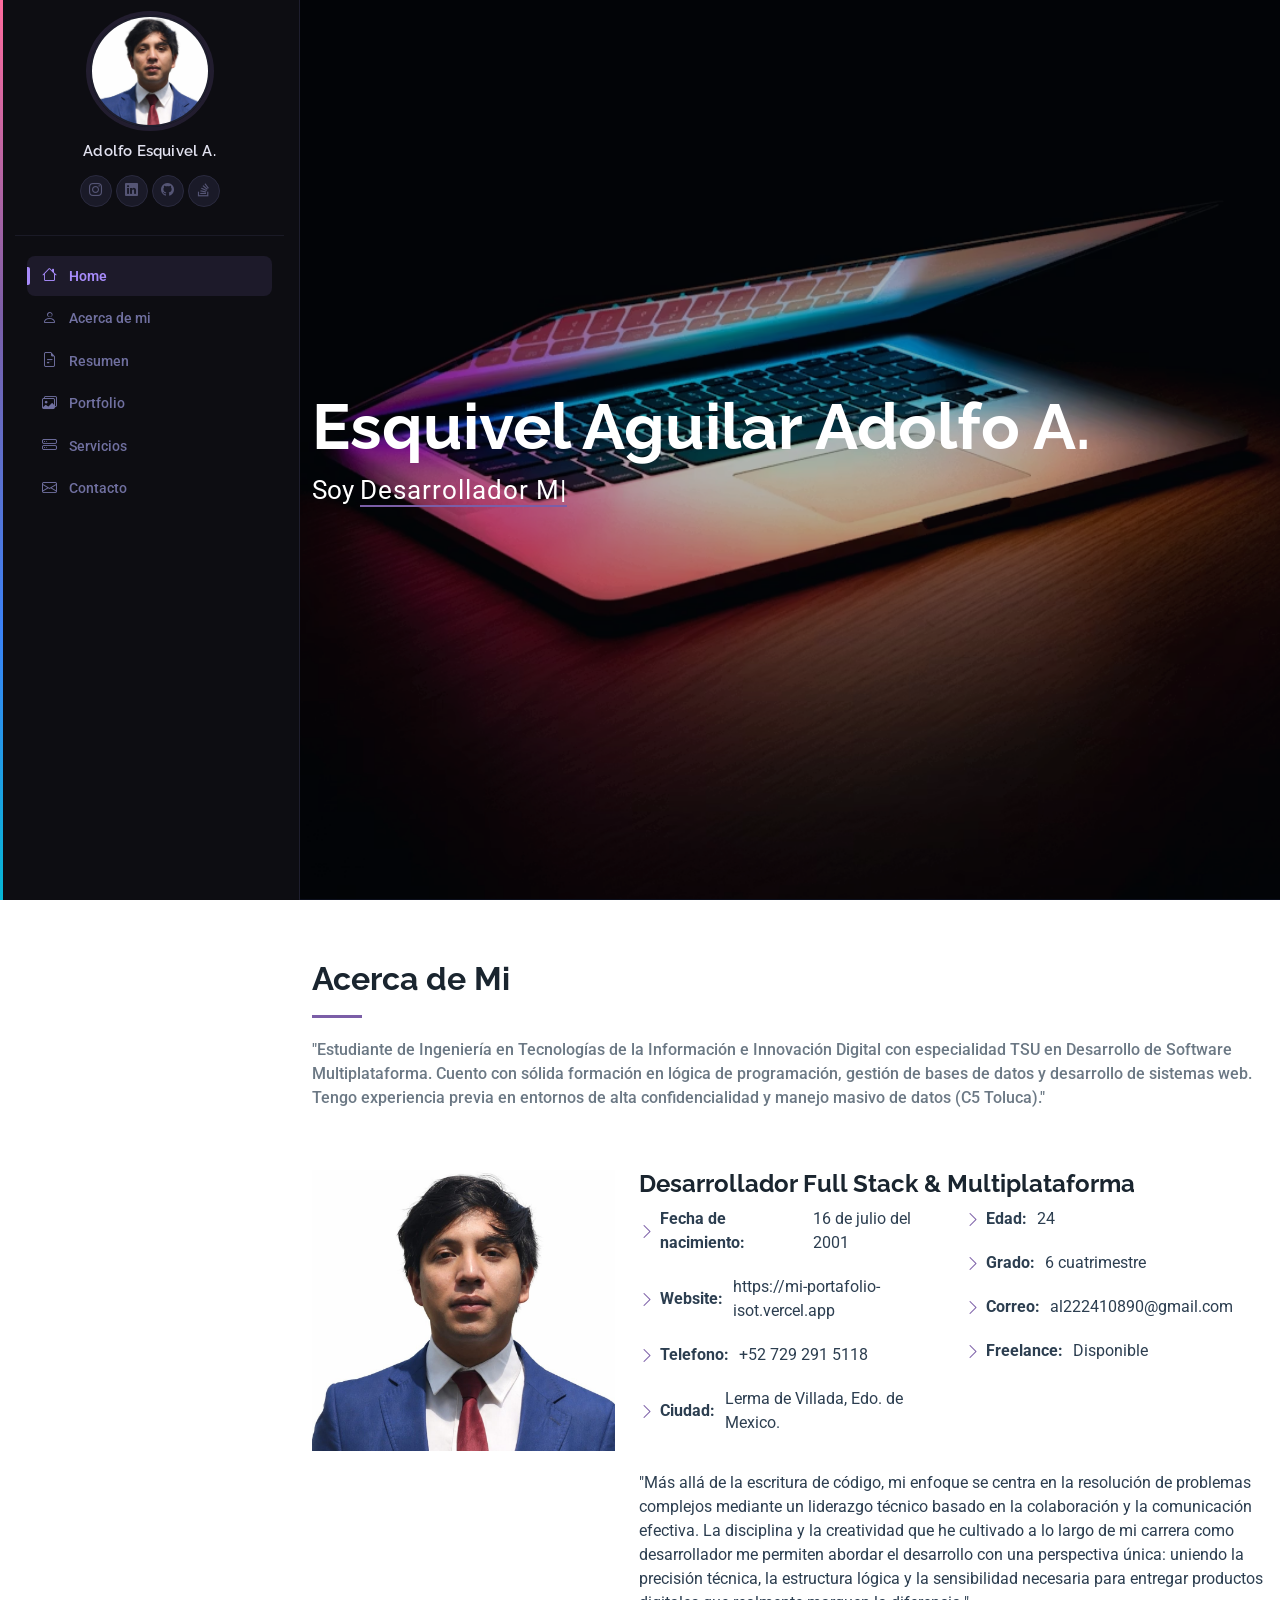
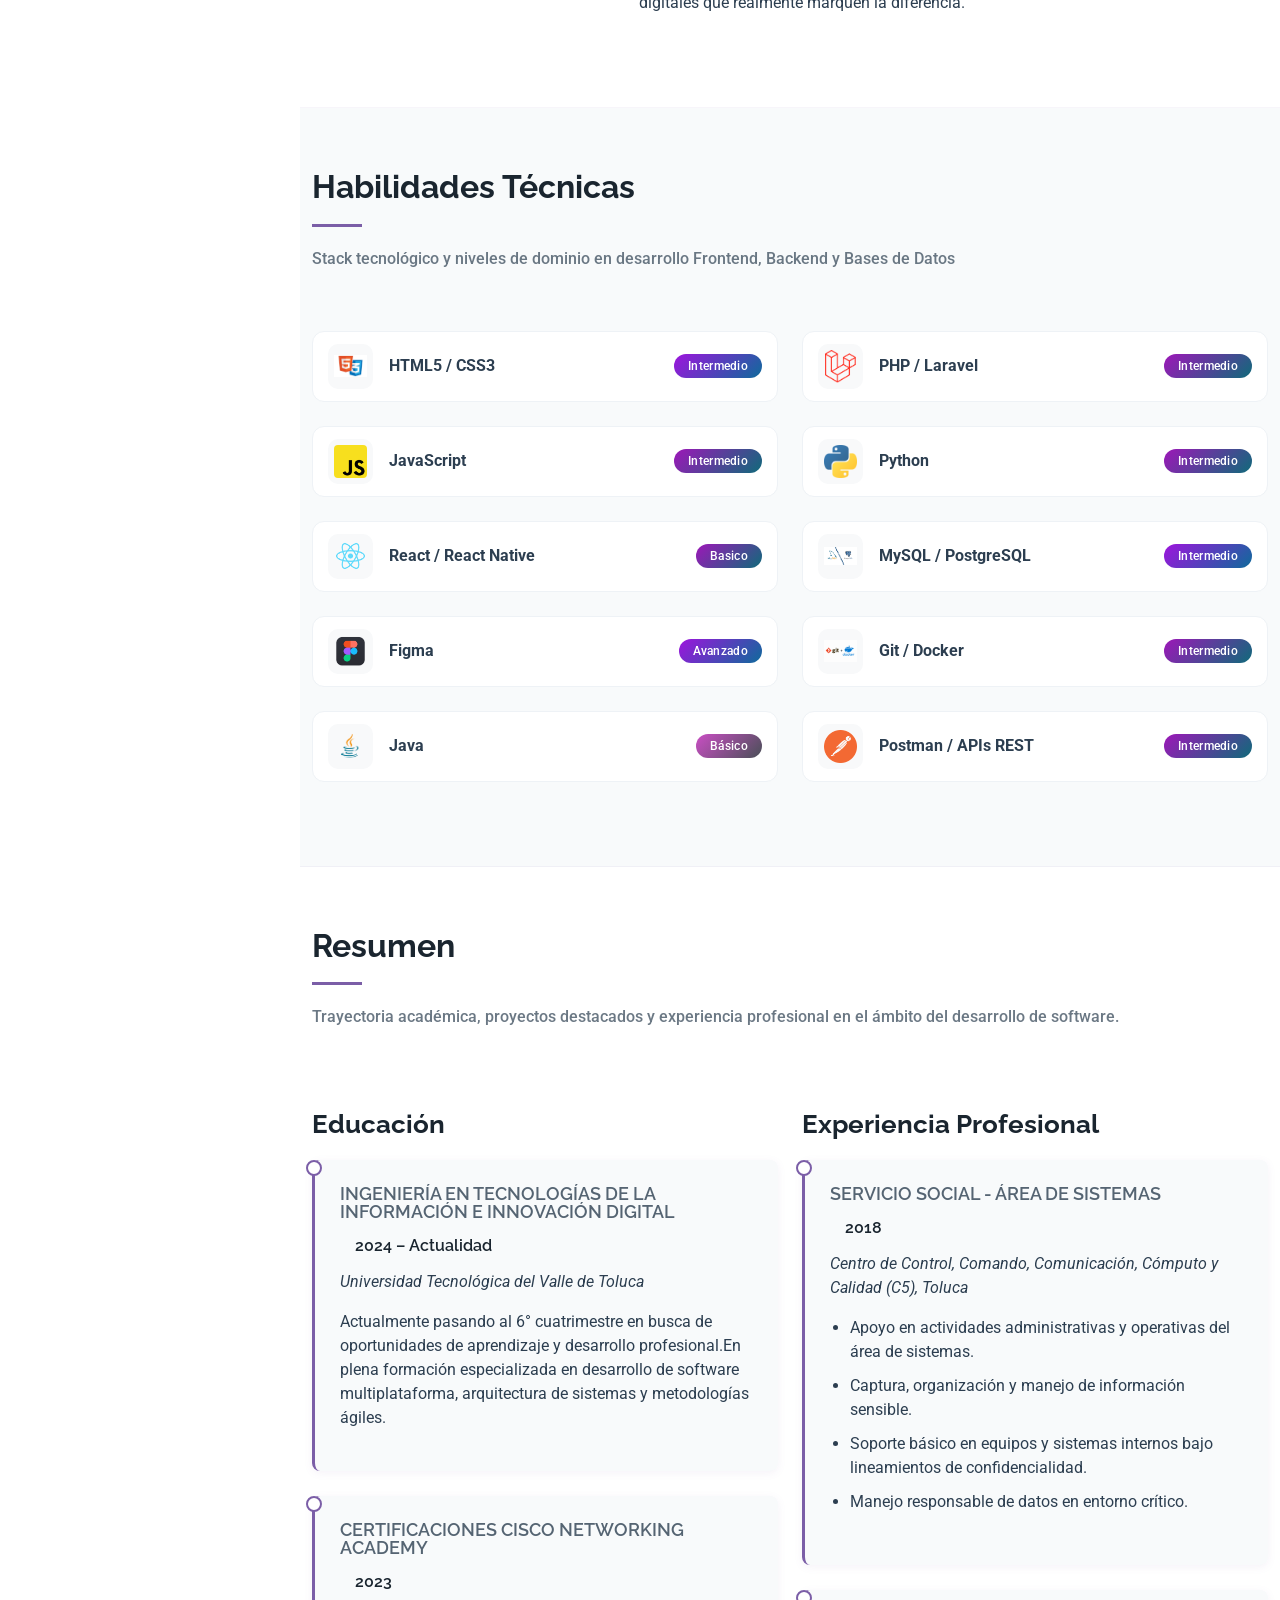
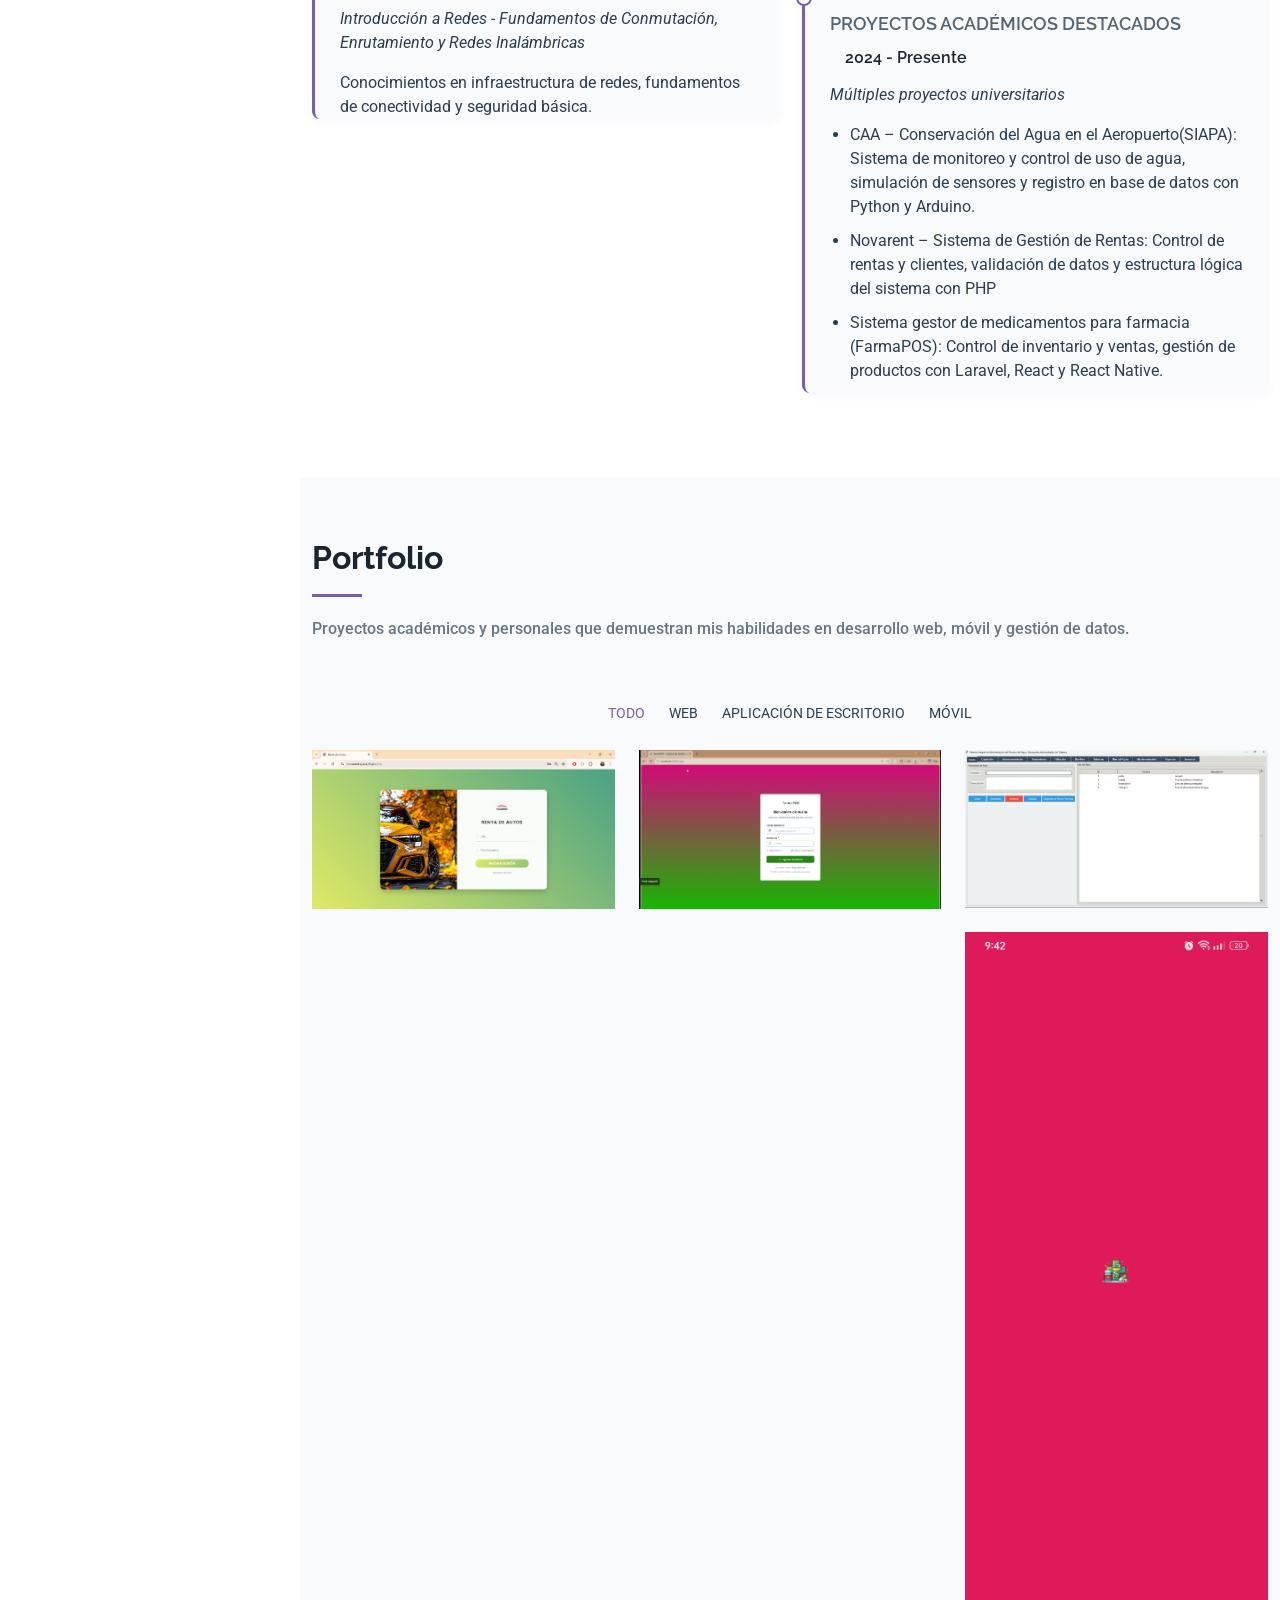
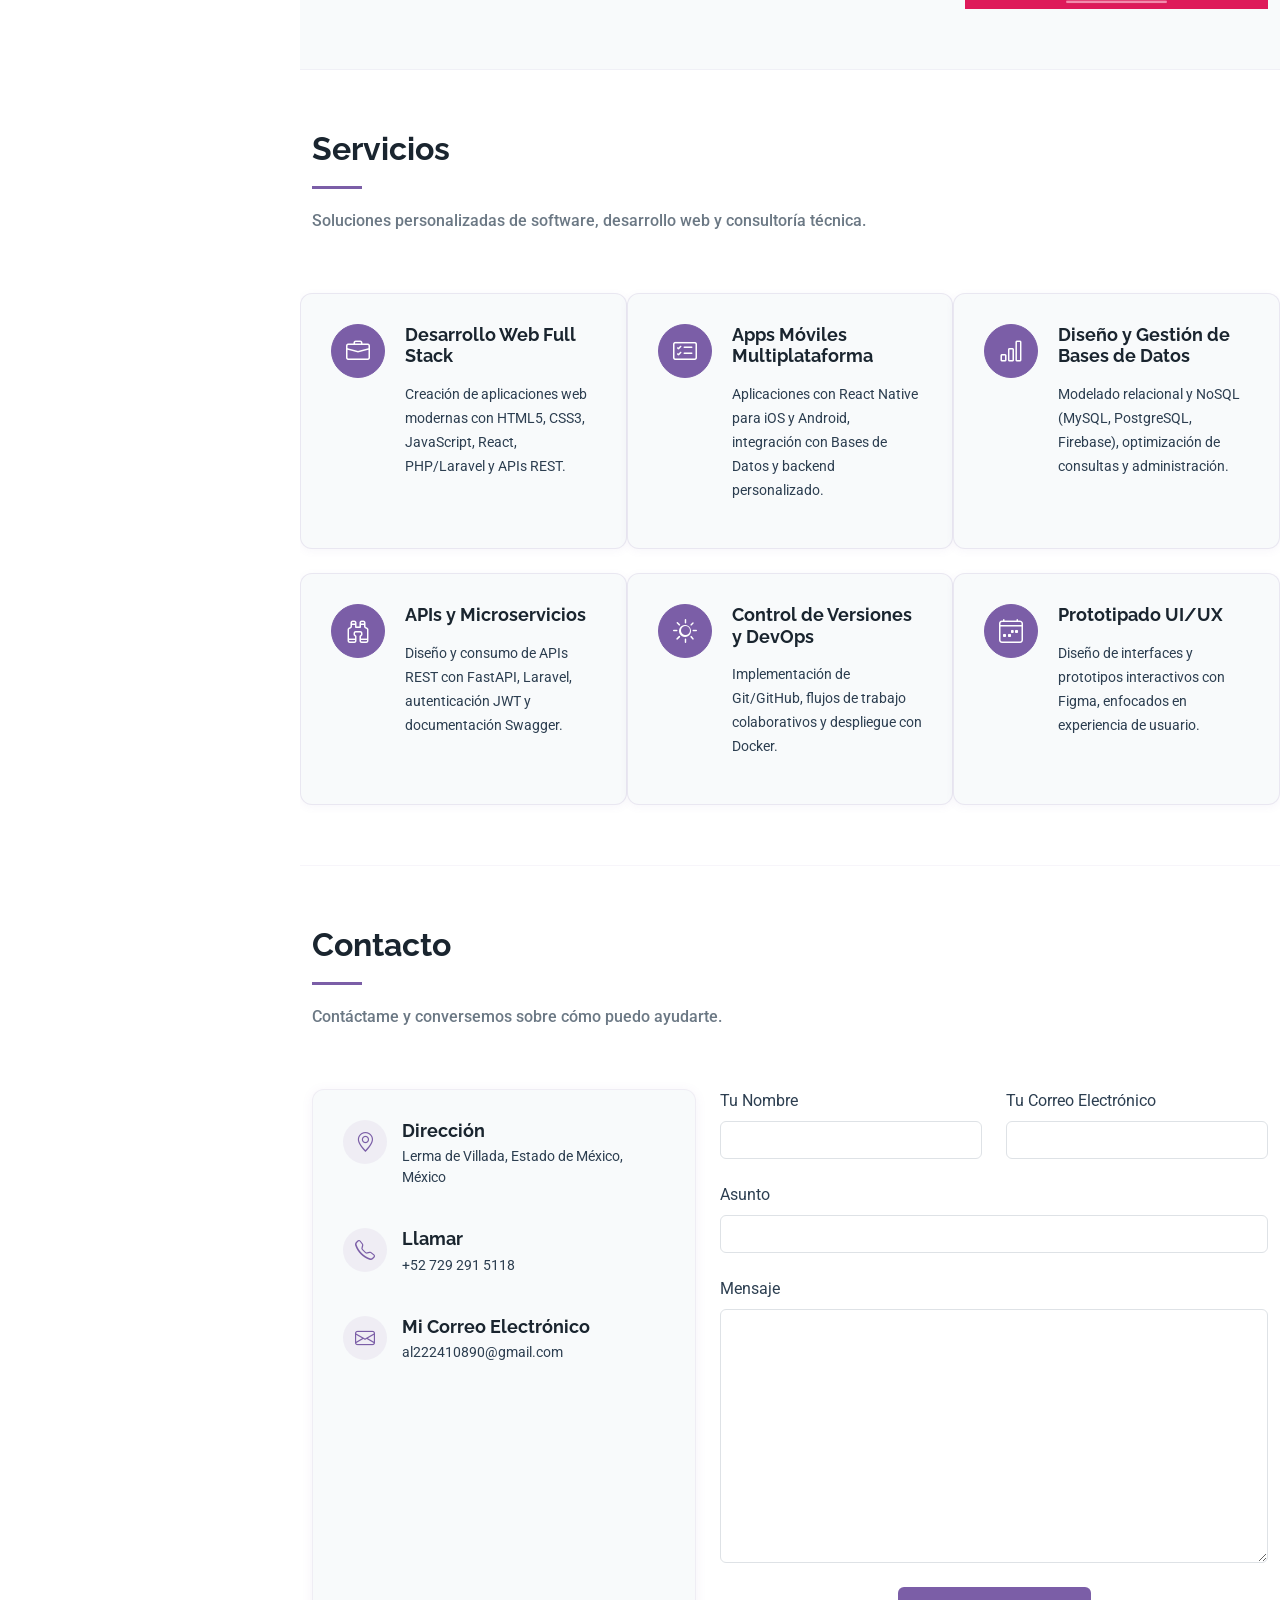
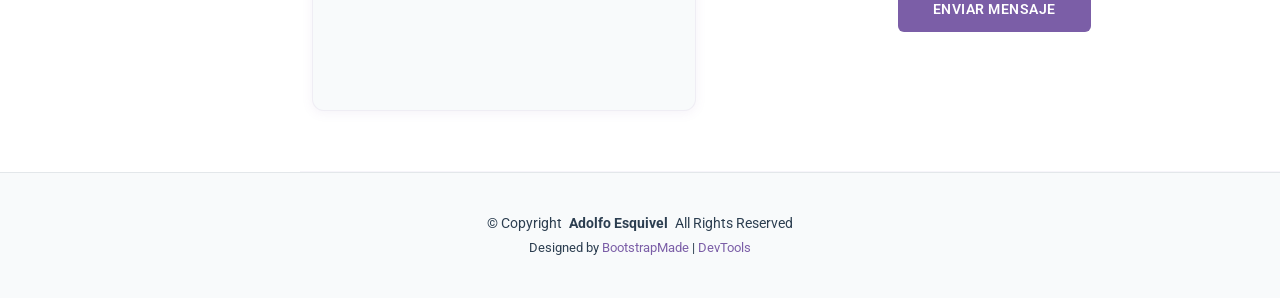
<file: iPortfolio/index.html>
<!DOCTYPE html>
<html lang="en">

<head>
  <meta charset="utf-8">
  <meta content="width=device-width, initial-scale=1.0" name="viewport">
  <title>Adolfo A. Esquivel - Portafolio</title>
  <meta content="" name="description">
  <meta content="" name="keywords">

  <!-- Favicons -->
  <link href="assets/img/image.png" rel="icon">
  <link href="assets/img/apple-touch-icon.png" rel="apple-touch-icon">

  <!-- Fonts -->
  <link href="https://fonts.googleapis.com" rel="preconnect">
  <link href="https://fonts.gstatic.com" rel="preconnect" crossorigin>
  <link
    href="https://fonts.googleapis.com/css2?family=Roboto:ital,wght@0,100;0,300;0,400;0,500;0,700;0,900;1,100;1,300;1,400;1,500;1,700;1,900&family=Poppins:ital,wght@0,100;0,200;0,300;0,400;0,500;0,600;0,700;0,800;0,900;1,100;1,200;1,300;1,400;1,500;1,600;1,700;1,800;1,900&family=Raleway:ital,wght@0,100;0,200;0,300;0,400;0,500;0,600;0,700;0,800;0,900;1,100;1,200;1,300;1,400;1,500;1,600;1,700;1,800;1,900&display=swap"
    rel="stylesheet">

  <!-- Vendor CSS Files -->
  <link href="assets/vendor/bootstrap/css/bootstrap.min.css" rel="stylesheet">
  <link href="assets/vendor/bootstrap-icons/bootstrap-icons.css" rel="stylesheet">
  <link href="assets/vendor/aos/aos.css" rel="stylesheet">
  <link href="assets/vendor/glightbox/css/glightbox.min.css" rel="stylesheet">
  <link href="assets/vendor/swiper/swiper-bundle.min.css" rel="stylesheet">

  <!-- Main CSS File -->
  <link href="assets/css/main.css" rel="stylesheet">

  <!-- =======================================================
  * Template Name: iPortfolio
  * Template URL: https://bootstrapmade.com/iportfolio-bootstrap-portfolio-websites-template/
  * Updated: Jun 29 2024 with Bootstrap v5.3.3
  * Author: BootstrapMade.com
  * License: https://bootstrapmade.com/license/
  ======================================================== -->
</head>

<body class="index-page">

  <header id="header" class="header dark-background d-flex flex-column">
    <i class="header-toggle d-xl-none bi bi-list"></i>

    <div class="profile-img">
      <img src="assets/img/my-profile-img.jpeg" alt="" class="img-fluid rounded-circle">
    </div>

    <a href="index.html" class="logo d-flex align-items-center justify-content-center">
      <!-- Uncomment the line below if you also wish to use an image logo -->
      <!-- <img src="assets/img/logo.png" alt=""> -->
      <h1 class="sitename">Adolfo Esquivel A.</h1>
    </a>

    <div class="social-links text-center">
      <a href="https://www.instagram.com/angel.esqu.es/" class="instagram"><i class="bi bi-instagram"></i></a>
      <a href="https://www.linkedin.com/in/esquivel-%C3%A1guilar-adolfo-a-69b175354" class="linkedin"><i
          class="bi bi-linkedin"></i></a>
      <a href="https://github.com/angel-moviles" class="github"><i class="bi bi-github"></i></a>
      <a href="https://stackoverflow.com/users/32650673/esquivel-%c3%81guilar-adolfo-a" class="stack-overflow"><i
          class="bi bi-stack-overflow"></i></a>
    </div>

    <nav id="navmenu" class="navmenu">
      <ul>
        <li><a href="#hero" class="active"><i class="bi bi-house navicon"></i>Home</a></li>
        <li><a href="#about"><i class="bi bi-person navicon"></i> Acerca de mi</a></li>
        <li><a href="#resume"><i class="bi bi-file-earmark-text navicon"></i> Resumen</a></li>
        <li><a href="#portfolio"><i class="bi bi-images navicon"></i> Portfolio</a></li>
        <li><a href="#services"><i class="bi bi-hdd-stack navicon"></i> Servicios</a></li>
        <li><a href="#contact"><i class="bi bi-envelope navicon"></i> Contacto</a></li>
      </ul>
    </nav>

  </header>

  <main class="main">

    <!-- Hero Section -->
    <section id="hero" class="hero section dark-background">

      <img src="assets/img/photo2.avif" data-aos="fade-in" class="">

      <div class="container" data-aos="fade-up" data-aos-delay="100">
        <h2>Esquivel Aguilar Adolfo A.</h2>
        <p>Soy <span class="typed"
            data-typed-items="Desarrollador Multiplataforma, Ingeniero en TI, Especialista en APIs, Creador de Soluciones Web/Móvil">Desarrollador
            Multiplataforma</span><span class="typed-cursor typed-cursor--blink" aria-hidden="true"></span><span
            class="typed-cursor typed-cursor--blink" aria-hidden="true"></span></p>
      </div>

    </section><!-- /Hero Section -->

    <!-- About Section -->
    <section id="about" class="about section">

      <!-- Section Title -->
      <div class="container section-title" data-aos="fade-up">
        <h2>Acerca de Mi</h2>
        <p>"Estudiante de Ingeniería en Tecnologías de la Información e Innovación Digital con especialidad TSU en
          Desarrollo de Software Multiplataforma. Cuento con sólida formación en lógica de programación, gestión de
          bases de datos y desarrollo de sistemas web. Tengo experiencia previa en entornos de alta confidencialidad y
          manejo masivo de datos (C5 Toluca)."</p>
      </div><!-- End Section Title -->

      <div class="container" data-aos="fade-up" data-aos-delay="100">

        <div class="row gy-4 justify-content-center">
          <div class="col-lg-4">
            <img src="assets/img/my-profile-img.jpeg" class="img-fluid" alt="">
          </div>
          <div class="col-lg-8 content">
            <h2>Desarrollador Full Stack &amp; Multiplataforma</h2>
            <div class="row">
              <div class="col-lg-6">
                <ul>
                  <li><i class="bi bi-chevron-right"></i> <strong>Fecha de nacimiento:</strong> <span>16 de julio del
                      2001</span></li>
                  <li><i class="bi bi-chevron-right"></i> <strong>Website:</strong>
                    <span>https://mi-portafolio-isot.vercel.app</span>
                  </li>
                  <li><i class="bi bi-chevron-right"></i> <strong>Telefono:</strong> <span>+52 729 291 5118</span></li>
                  <li><i class="bi bi-chevron-right"></i> <strong>Ciudad:</strong> <span>Lerma de Villada, Edo. de
                      Mexico.</span></li>
                </ul>
              </div>
              <div class="col-lg-6">
                <ul>
                  <li><i class="bi bi-chevron-right"></i> <strong>Edad:</strong> <span>24</span></li>
                  <li><i class="bi bi-chevron-right"></i> <strong>Grado:</strong> <span>6 cuatrimestre</span></li>
                  <li><i class="bi bi-chevron-right"></i> <strong>Correo:</strong> <span>al222410890@gmail.com</span>
                  </li>
                  <li><i class="bi bi-chevron-right"></i> <strong>Freelance:</strong> <span>Disponible</span></li>
                </ul>
              </div>
            </div>
            <p class="py-3">
              "Más allá de la escritura de código, mi enfoque se centra en la resolución de problemas complejos mediante
              un liderazgo técnico basado en la colaboración y la comunicación efectiva. La disciplina y la creatividad
              que he cultivado a lo largo de mi carrera como desarrollador me permiten abordar el desarrollo con una
              perspectiva única: uniendo la precisión técnica, la estructura lógica y la sensibilidad necesaria para
              entregar productos digitales que realmente marquen la diferencia."
            </p>
          </div>
        </div>

      </div>

    </section><!-- /About Section -->



    <!-- Habilidades Técnicas Section -->
    <section id="skills" class="skills section light-background">

      <!-- Section Title -->
      <div class="container section-title" data-aos="fade-up">
        <h2>Habilidades Técnicas</h2>
        <p>Stack tecnológico y niveles de dominio en desarrollo Frontend, Backend y Bases de Datos</p>
      </div><!-- End Section Title -->

      <div class="container" data-aos="fade-up" data-aos-delay="100">

        <div class="row skills-content">

          <div class="col-lg-6">

            <!-- HTML5/CSS3 -->
            <div class="skill-item mb-4">
              <div class="d-flex align-items-center gap-3">
                <img src="assets/img/skills/html5-css3.png" alt="HTML5/CSS3" width="45" height="45" class="skill-icon">
                <span class="skill-name fw-bold">HTML5 / CSS3</span>
                <span class="skill-level ms-auto badge bg-primary">Intermedio</span>
              </div>
            </div>

            <!-- JavaScript -->
            <div class="skill-item mb-4">
              <div class="d-flex align-items-center gap-3">
                <img src="assets/img/skills/javascript.png" alt="JavaScript" width="45" height="45" class="skill-icon">
                <span class="skill-name fw-bold">JavaScript</span>
                <span class="skill-level ms-auto badge bg-info">Intermedio</span>
              </div>
            </div>

            <!-- React / React Native -->
            <div class="skill-item mb-4">
              <div class="d-flex align-items-center gap-3">
                <img src="assets/img/skills/react.png" alt="React" width="45" height="45" class="skill-icon">
                <span class="skill-name fw-bold">React / React Native</span>
                <span class="skill-level ms-auto badge bg-info">Basico</span>
              </div>
            </div>

            <!-- Bootstrap / Figma -->
            <div class="skill-item mb-4">
              <div class="d-flex align-items-center gap-3">
                <img src="assets/img/skills/figma.png" alt="Bootstrap/Figma" width="45" height="45" class="skill-icon">
                <span class="skill-name fw-bold">Figma</span>
                <span class="skill-level ms-auto badge bg-primary">Avanzado</span>
              </div>
            </div>

            <!-- Java -->
            <div class="skill-item mb-4">
              <div class="d-flex align-items-center gap-3">
                <img src="assets/img/skills/java.png" alt="Java" width="45" height="45" class="skill-icon">
                <span class="skill-name fw-bold">Java</span>
                <span class="skill-level ms-auto badge bg-secondary">Básico</span>
              </div>
            </div>

          </div>

          <div class="col-lg-6">

            <!-- PHP / Laravel -->
            <div class="skill-item mb-4">
              <div class="d-flex align-items-center gap-3">
                <img src="assets/img/skills/php-laravel.png" alt="PHP/Laravel" width="45" height="45"
                  class="skill-icon">
                <span class="skill-name fw-bold">PHP / Laravel</span>
                <span class="skill-level ms-auto badge bg-info">Intermedio</span>
              </div>
            </div>

            <!-- Python -->
            <div class="skill-item mb-4">
              <div class="d-flex align-items-center gap-3">
                <img src="assets/img/skills/python.png" alt="Python" width="45" height="45" class="skill-icon">
                <span class="skill-name fw-bold">Python</span>
                <span class="skill-level ms-auto badge bg-info">Intermedio</span>
              </div>
            </div>

            <!-- MySQL / PostgreSQL -->
            <div class="skill-item mb-4">
              <div class="d-flex align-items-center gap-3">
                <img src="assets/img/skills/mysql-postgresql.png" alt="MySQL/PostgreSQL" width="45" height="45"
                  class="skill-icon">
                <span class="skill-name fw-bold">MySQL / PostgreSQL</span>
                <span class="skill-level ms-auto badge bg-primary">Intermedio</span>
              </div>
            </div>

            <!-- Git / Docker -->
            <div class="skill-item mb-4">
              <div class="d-flex align-items-center gap-3">
                <img src="assets/img/skills/git-docker.png" alt="Git/Docker" width="45" height="45" class="skill-icon">
                <span class="skill-name fw-bold">Git / Docker</span>
                <span class="skill-level ms-auto badge bg-info">Intermedio</span>
              </div>
            </div>

            <!-- Postman / APIs REST -->
            <div class="skill-item mb-4">
              <div class="d-flex align-items-center gap-3">
                <img src="assets/img/skills/postman.png" alt="Postman/APIs REST" width="45" height="45"
                  class="skill-icon">
                <span class="skill-name fw-bold">Postman / APIs REST</span>
                <span class="skill-level ms-auto badge bg-info">Intermedio</span>
              </div>
            </div>

          </div>

        </div>

      </div>

    </section><!-- /Habilidades Técnicas Section -->

    <!-- Resume Section -->
    <section id="resume" class="resume section">

      <!-- Section Title -->
      <div class="container section-title" data-aos="fade-up">
        <h2>Resumen</h2>
        <p>Trayectoria académica, proyectos destacados y experiencia profesional en el ámbito del desarrollo de
          software.</p>
      </div><!-- End Section Title -->

      <div class="container">

        <div class="row">

          <div class="col-lg-6" data-aos="fade-up" data-aos-delay="100">

            <h3 class="resume-title">Educación</h3>
            <div class="resume-item">
              <h4>Ingeniería en Tecnologías de la Información e Innovación Digital</h4>
              <h5>2024 – Actualidad</h5>
              <p><em>Universidad Tecnológica del Valle de Toluca</em></p>
              <p>Actualmente pasando al 6° cuatrimestre en busca de oportunidades de aprendizaje y desarrollo
                profesional.En plena formación especializada en desarrollo de software multiplataforma, arquitectura de
                sistemas y metodologías ágiles.</p>
            </div><!-- Edn Resume Item -->

            <div class="resume-item">
              <h4>Certificaciones Cisco Networking Academy</h4>
              <h5>2023</h5>
              <p><em>Introducción a Redes - Fundamentos de Conmutación, Enrutamiento y Redes Inalámbricas</em></p>
              <p>Conocimientos en infraestructura de redes, fundamentos de conectividad y seguridad básica.</p>
            </div><!-- Edn Resume Item -->

          </div>

          <div class="col-lg-6" data-aos="fade-up" data-aos-delay="200">
            <h3 class="resume-title">Experiencia Profesional</h3>
            <div class="resume-item">
              <h4>Servicio Social - Área de Sistemas</h4>
              <h5>2018</h5>
              <p><em>Centro de Control, Comando, Comunicación, Cómputo y Calidad (C5), Toluca</em></p>
              <ul>
                <li>Apoyo en actividades administrativas y operativas del área de sistemas.</li>
                <li>Captura, organización y manejo de información sensible.</li>
                <li>Soporte básico en equipos y sistemas internos bajo lineamientos de confidencialidad.</li>
                <li>Manejo responsable de datos en entorno crítico.</li>
              </ul>
            </div><!-- Edn Resume Item -->

            <div class="resume-item">
              <h4>Proyectos Académicos Destacados</h4>
              <h5>2024 - Presente</h5>
              <p><em>Múltiples proyectos universitarios</em></p>
              <ul>
                <li>CAA – Conservación del Agua en el Aeropuerto(SIAPA): Sistema de monitoreo y control de uso de agua,
                  simulación de sensores y registro en base de datos con Python y Arduino.</li>
                <li>Novarent – Sistema de Gestión de Rentas: Control de rentas y clientes, validación de datos y
                  estructura lógica del sistema con PHP </li>
                <li>Sistema gestor de medicamentos para farmacia (FarmaPOS): Control de inventario y ventas, gestión de
                  productos con Laravel, React y React Native.</li>
              </ul>
            </div><!-- Edn Resume Item -->

          </div>

        </div>

      </div>

    </section><!-- /Resume Section -->

    <!-- Portfolio Section -->
    <section id="portfolio" class="portfolio section light-background">

      <!-- Section Title -->
      <div class="container section-title" data-aos="fade-up">
        <h2>Portfolio</h2>
        <p>Proyectos académicos y personales que demuestran mis habilidades en desarrollo web, móvil y gestión de datos.
        </p>
      </div><!-- End Section Title -->

      <div class="container">

        <div class="isotope-layout" data-default-filter="*" data-layout="masonry" data-sort="original-order">

          <ul class="portfolio-filters isotope-filters" data-aos="fade-up" data-aos-delay="100">
            <li data-filter="*" class="filter-active">Todo</li>
            <li data-filter=".filter-web">Web</li>
            <li data-filter=".filter-branding">Aplicación de Escritorio</li>
            <li data-filter=".filter-books">Móvil</li>
          </ul><!-- End Portfolio Filters -->

          <div class="row gy-4 isotope-container" data-aos="fade-up" data-aos-delay="200">

            <div class="col-lg-4 col-md-6 portfolio-item isotope-item filter-web">
              <div class="portfolio-content h-100">
                <img src="assets/img/portfolio/Novarent.png" class="img-fluid" alt="">
                <div class="portfolio-info">
                  <h4>Novarent</h4>
                  <p>Sistema de Gestión de Rentas para Autos</p>
                  <a href="assets/img/portfolio/Novarent.png" title="Novarent" data-gallery="portfolio-gallery-app"
                    class="glightbox preview-link"><i class="bi bi-zoom-in"></i></a>
                  <a href="#" title="More Details" class="details-link" value="Open1" onclick="Open1()"><i
                      class="bi bi-link-45deg"></i></a>
                  <script>
                    function Open1() {
                      window.open("https://novarent.space/login.php", "_blank");
                    }
                  </script>
                </div>
              </div>
            </div><!-- End Portfolio Item -->

            <div class="col-lg-4 col-md-6 portfolio-item isotope-item filter-web">
              <div class="portfolio-content h-100">
                <img src="assets/img/portfolio/FarmaPOS.png" class="img-fluid" alt="">
                <div class="portfolio-info">
                  <h4>Sistema gestor de medicamentos para farmacia (FarmaPOS)</h4>
                  <p>Sistema de control de inventario y ventas en Laravel y React</p>
                  <a href="assets/img/portfolio/FarmaPOS.png" title="Sistema de Farmacia"
                    data-gallery="portfolio-gallery-product" class="glightbox preview-link"><i
                      class="bi bi-zoom-in"></i></a>
                  <a href="portfolio-details3.html" title="More Details" class="details-link"><i
                      class="bi bi-link-45deg"></i></a>
                </div>
              </div>
            </div><!-- End Portfolio Item -->

            <div class="col-lg-4 col-md-6 portfolio-item isotope-item filter-branding">
              <div class="portfolio-content h-100">
                <img src="assets/img/siapa/image1.png" class="img-fluid" alt="">
                <div class="portfolio-info">
                  <h4>CAA</h4>
                  <p> Sistema Integral de Administración del Proceso del Agua</p>
                  <a href="assets/img/portfolio/image1.png" title="CAA" data-gallery="portfolio-gallery-branding"
                    class="glightbox preview-link"><i class="bi bi-zoom-in"></i></a>
                  <a href="portfolio-details.html" title="More Details" class="details-link"><i
                      class="bi bi-link-45deg"></i></a>
                </div>
              </div>
            </div><!-- End Portfolio Item -->

            <div class="col-lg-4 col-md-6 portfolio-item isotope-item filter-books">
              <div class="portfolio-content h-100">
                <img src="assets/img/portfolio/image8.png" class="img-fluid" alt="">
                <div class="portfolio-info">
                  <h4>App</h4>
                  <p>Aplicación android para gestión de inventario y venta para farmacias</p>
                  <a href="assets/img/portfolio/image8.png" title="App FarmaPOS" data-gallery="portfolio-gallery-book"
                    class="glightbox preview-link"><i class="bi bi-zoom-in"></i></a>
                  <a href="portfolio-details2.html" title="More Details" class="details-link"><i
                      class="bi bi-link-45deg"></i></a>
                </div>
              </div>
            </div><!-- End Portfolio Item -->

          </div>

        </div>

    </section><!-- /Portfolio Section -->

    <!-- Services Section -->
    <section id="services" class="services section">

      <!-- Section Title -->
      <div class="container section-title" data-aos="fade-up">
        <h2>Servicios</h2>
        <p>Soluciones personalizadas de software, desarrollo web y consultoría técnica.</p>
      </div><!-- End Section Title -->

      <div class="container">

        <div class="row gy-4">

          <div class="col-lg-4 col-md-6 service-item d-flex" data-aos="fade-up" data-aos-delay="100">
            <div class="icon flex-shrink-0"><i class="bi bi-briefcase"></i></div>
            <div>
              <h4 class="title"><a href="#" class="stretched-link">Desarrollo Web Full Stack</a></h4>
              <p class="description">Creación de aplicaciones web modernas con HTML5, CSS3, JavaScript, React,
                PHP/Laravel y APIs REST.</p>
            </div>
          </div>
          <!-- End Service Item -->

          <div class="col-lg-4 col-md-6 service-item d-flex" data-aos="fade-up" data-aos-delay="200">
            <div class="icon flex-shrink-0"><i class="bi bi-card-checklist"></i></div>
            <div>
              <h4 class="title"><a href="#" class="stretched-link">Apps Móviles Multiplataforma</a></h4>
              <p class="description">Aplicaciones con React Native para iOS y Android, integración con Bases de Datos y
                backend personalizado.</p>
            </div>
          </div><!-- End Service Item -->

          <div class="col-lg-4 col-md-6 service-item d-flex" data-aos="fade-up" data-aos-delay="300">
            <div class="icon flex-shrink-0"><i class="bi bi-bar-chart"></i></div>
            <div>
              <h4 class="title"><a href="#" class="stretched-link">Diseño y Gestión de Bases de Datos</a></h4>
              <p class="description">Modelado relacional y NoSQL (MySQL, PostgreSQL, Firebase), optimización de
                consultas y administración.</p>
            </div>
          </div><!-- End Service Item -->

          <div class="col-lg-4 col-md-6 service-item d-flex" data-aos="fade-up" data-aos-delay="400">
            <div class="icon flex-shrink-0"><i class="bi bi-binoculars"></i></div>
            <div>
              <h4 class="title"><a href="#" class="stretched-link">APIs y Microservicios</a></h4>
              <p class="description">Diseño y consumo de APIs REST con FastAPI, Laravel, autenticación JWT y
                documentación Swagger.</p>
            </div>
          </div><!-- End Service Item -->

          <div class="col-lg-4 col-md-6 service-item d-flex" data-aos="fade-up" data-aos-delay="500">
            <div class="icon flex-shrink-0"><i class="bi bi-brightness-high"></i></div>
            <div>
              <h4 class="title"><a href="#" class="stretched-link">Control de Versiones y DevOps</a></h4>
              <p class="description">Implementación de Git/GitHub, flujos de trabajo colaborativos y despliegue con
                Docker.</p>
            </div>
          </div><!-- End Service Item -->

          <div class="col-lg-4 col-md-6 service-item d-flex" data-aos="fade-up" data-aos-delay="600">
            <div class="icon flex-shrink-0"><i class="bi bi-calendar4-week"></i></div>
            <div>
              <h4 class="title"><a href="#" class="stretched-link">Prototipado UI/UX</a></h4>
              <p class="description">Diseño de interfaces y prototipos interactivos con Figma, enfocados en experiencia
                de usuario.</p>
            </div>
          </div><!-- End Service Item -->

        </div>

      </div>

    </section><!-- /Services Section -->
    <!-- Contact Section -->
    <section id="contact" class="contact section">

      <!-- Section Title -->
      <div class="container section-title" data-aos="fade-up">
        <h2>Contacto</h2>
        <p>Contáctame y conversemos sobre cómo puedo ayudarte.</p>
      </div><!-- End Section Title -->

      <div class="container" data-aos="fade-up" data-aos-delay="100">

        <div class="row gy-4">

          <div class="col-lg-5">

            <div class="info-wrap">
              <div class="info-item d-flex" data-aos="fade-up" data-aos-delay="200">
                <i class="bi bi-geo-alt flex-shrink-0"></i>
                <div>
                  <h3>Dirección</h3>
                  <p>Lerma de Villada, Estado de México, México</p>
                </div>
              </div><!-- End Info Item -->

              <div class="info-item d-flex" data-aos="fade-up" data-aos-delay="300">
                <i class="bi bi-telephone flex-shrink-0"></i>
                <div>
                  <h3>Llamar</h3>
                  <p>+52 729 291 5118</p>
                </div>
              </div><!-- End Info Item -->

              <div class="info-item d-flex" data-aos="fade-up" data-aos-delay="400">
                <i class="bi bi-envelope flex-shrink-0"></i>
                <div>
                  <h3>Mi Correo Electrónico</h3>
                  <p>al222410890@gmail.com</p>
                </div>
              </div><!-- End Info Item -->

              <iframe
                src="https://www.google.com/maps/embed?pb=!1m18!1m12!1m3!1d3762.5643457303514!2d-99.51990318505373!3d19.42463224627587!2m3!1f0!2f0!3f0!3m2!1i1024!2i768!4f13.1!3m3!1m2!1s0x85d272ce1fd4dee7%3A0xb8e93f35b8e7cc6!2sLerma%20de%20Villada%2C%20M%C3%A9x.!5e0!3m2!1ses!2smx!4v1689784156823!5m2!1ses!2smx"
                frameborder="0" style="border:0; width: 100%; height: 270px;" allowfullscreen="" loading="lazy"
                referrerpolicy="no-referrer-when-downgrade"></iframe>
            </div>
          </div>

          <div class="col-lg-7">
            <form action="https://formspree.io/f/mgodakyn" method="POST" class="contact-form" data-aos="fade-up"
              data-aos-delay="200">
              <div class="row gy-4">

                <div class="col-md-6">
                  <label for="name-field" class="pb-2">Tu Nombre</label>
                  <input type="text" name="name" id="name-field" class="form-control" required>
                </div>

                <div class="col-md-6">
                  <label for="email-field" class="pb-2">Tu Correo Electrónico</label>
                  <input type="email" class="form-control" name="email" id="email-field" required>
                </div>

                <div class="col-md-12">
                  <label for="subject-field" class="pb-2">Asunto</label>
                  <input type="text" class="form-control" name="subject" id="subject-field" required>
                </div>

                <div class="col-md-12">
                  <label for="message-field" class="pb-2">Mensaje</label>
                  <textarea class="form-control" name="message" rows="10" id="message-field" required></textarea>
                </div>

                <div class="col-md-12 text-center">
                  <div class="loading" style="display: none;">Loading...</div>
                  <div class="error-message" style="display: none; color: red;"></div>
                  <div class="sent-message" style="display: none; color: green;">Tu mensaje ha sido enviado. ¡Gracias!
                  </div>
                  <button type="submit" class="btn btn-primary contact-btn">Enviar Mensaje</button>
                </div>

              </div>
            </form>

            <script>
              const form = document.querySelector('form[action="https://formspree.io/f/mgodakyn"]');
              const loading = document.querySelector('.loading');
              const errorMsg = document.querySelector('.error-message');
              const successMsg = document.querySelector('.sent-message');

              form.addEventListener('submit', async (e) => {
                e.preventDefault();

                // Mostrar loading
                loading.style.display = 'block';
                errorMsg.style.display = 'none';
                successMsg.style.display = 'none';

                try {
                  const response = await fetch(form.action, {
                    method: 'POST',
                    body: new FormData(form),
                    headers: {
                      'Accept': 'application/json'
                    }
                  });

                  if (response.ok) {
                    successMsg.style.display = 'block';
                    form.reset();
                  } else {
                    const data = await response.json();
                    errorMsg.textContent = data.error || 'Oops! Algo salió mal.';
                    errorMsg.style.display = 'block';
                  }
                } catch (error) {
                  errorMsg.textContent = 'Error de conexión. Intenta de nuevo.';
                  errorMsg.style.display = 'block';
                } finally {
                  loading.style.display = 'none';
                }
              });
            </script>
          </div><!-- End Contact Form -->

        </div>

      </div>

    </section><!-- /Contact Section -->


  </main>

  <footer id="footer" class="footer position-relative light-background">

    <div class="container">
      <div class="copyright text-center ">
        <p>© <span>Copyright</span> <strong class="px-1 sitename">Adolfo Esquivel</strong> <span>All Rights
            Reserved</span></p>
      </div>
      <div class="credits">
        <!-- All the links in the footer should remain intact. -->
        <!-- You can delete the links only if you've purchased the pro version. -->
        <!-- Licensing information: https://bootstrapmade.com/license/ -->
        <!-- Purchase the pro version with working PHP/AJAX contact form: [buy-url] -->
        Designed by <a href="https://bootstrapmade.com/">BootstrapMade</a> | <a
          href="https://bootstrapmade.com/tools/">DevTools</a>
      </div>
    </div>


  </footer>

  <!-- Scroll Top -->
  <a href="#" id="scroll-top" class="scroll-top d-flex align-items-center justify-content-center"><i
      class="bi bi-arrow-up-short"></i></a>

  <!-- Preloader -->
  <div id="preloader"></div>

  <!-- Vendor JS Files -->
  <script src="assets/vendor/bootstrap/js/bootstrap.bundle.min.js"></script>
  <script src="assets/vendor/php-email-form/validate.js"></script>
  <script src="assets/vendor/aos/aos.js"></script>
  <script src="assets/vendor/typed.js/typed.umd.js"></script>
  <script src="assets/vendor/purecounter/purecounter_vanilla.js"></script>
  <script src="assets/vendor/waypoints/noframework.waypoints.js"></script>
  <script src="assets/vendor/glightbox/js/glightbox.min.js"></script>
  <script src="assets/vendor/imagesloaded/imagesloaded.pkgd.min.js"></script>
  <script src="assets/vendor/isotope-layout/isotope.pkgd.min.js"></script>
  <script src="assets/vendor/swiper/swiper-bundle.min.js"></script>

  <!-- Main JS File -->
  <script src="assets/js/main.js"></script>

</body>

</html>
</file>
<file: iPortfolio/assets/css/main.css>
/**
* Template Name: iPortfolio
* Template URL: https://bootstrapmade.com/iportfolio-bootstrap-portfolio-websites-template/
* Updated: Jun 29 2024 with Bootstrap v5.3.3
* Author: BootstrapMade.com
* License: https://bootstrapmade.com/license/
*/

/*--------------------------------------------------------------
# Font & Color Variables
# Help: https://bootstrapmade.com/color-system/
--------------------------------------------------------------*/
/* Fonts */
:root {
  --default-font: "Roboto",  system-ui, -apple-system, "Segoe UI", Roboto, "Helvetica Neue", Arial, "Noto Sans", "Liberation Sans", sans-serif, "Apple Color Emoji", "Segoe UI Emoji", "Segoe UI Symbol", "Noto Color Emoji";
  --heading-font: "Raleway",  sans-serif;
  --nav-font: "Poppins",  sans-serif;
}

/* Global Colors - The following color variables are used throughout the website. Updating them here will change the color scheme of the entire website */
:root { 
  --background-color: #ffffff; /* Clean white background */
  --default-color: #2c3e50; /* Dark text for good readability */
  --heading-color: #1a252f; /* Darker headings for hierarchy */
  --accent-color: #7b5ea7; /* Aurora purple for modern look */
  --surface-color: #f8fafb; /* Light surface for cards and panels */
  --contrast-color: #ffffff; /* White contrast text */
}

/* Nav Menu Colors - The following color variables are used specifically for the navigation menu. They are separate from the global colors to allow for more customization options */
:root {
  --nav-color: #a8a9b4;  /* The default color of the main navmenu links */
  --nav-hover-color: #ffffff; /* Applied to main navmenu links when they are hovered over or active */
  --nav-mobile-background-color: #040b14; /* Used as the background color for mobile navigation menu */
  --nav-dropdown-background-color: #040b14; /* Used as the background color for dropdown items that appear when hovering over primary navigation items */
  --nav-dropdown-color: #a8a9b4; /* Used for navigation links of the dropdown items in the navigation menu. */
  --nav-dropdown-hover-color: #ffffff; /* Similar to --nav-hover-color, this color is applied to dropdown navigation links when they are hovered over. */

  --aurora-pink:   #ff6b9d;
  --aurora-purple: #7b5ea7;
  --aurora-blue:   #3b82f6;
  --aurora-cyan:   #06b6d4;
  --nav-bg:        #0d0d12;
  --nav-border:    #1e1e2e;
  --nav-surface:   #191926;
  --nav-active-bg: rgba(167, 139, 250, 0.10);
  --nav-active-color: #a78bfa;
  --nav-text:      #7070a0;
  --nav-text-hover:#c0c0e0;
  --nav-divider:   #1a1a26;
}

/* Color Presets - These classes override global colors when applied to any section or element, providing reuse of the same color scheme. */

.light-background {
  --background-color: #f8fafb;
  --default-color: #2c3e50;
  --heading-color: #1a252f;
  --surface-color: #ffffff;
  --contrast-color: #2c3e50;
}

.dark-background {
  --background-color: #040b14;
  --default-color: #ffffff;
  --heading-color: #ffffff;
  --surface-color: #011a3a;
  --contrast-color: #ffffff;
}

/* Smooth scroll */
:root {
  scroll-behavior: smooth;
}

/*--------------------------------------------------------------
# General Styling & Shared Classes
--------------------------------------------------------------*/
body {
  color: var(--default-color);
  background-color: var(--background-color);
  font-family: var(--default-font);
}

a {
  color: var(--accent-color);
  text-decoration: none;
  transition: 0.3s;
}

a:hover {
  color: color-mix(in srgb, var(--accent-color), transparent 25%);
  text-decoration: none;
}

h1,
h2,
h3,
h4,
h5,
h6 {
  color: var(--heading-color);
  font-family: var(--heading-font);
}

/* PHP Email Form Messages
------------------------------*/
.php-email-form .error-message {
  display: none;
  background: #df1529;
  color: #ffffff;
  text-align: left;
  padding: 15px;
  margin-bottom: 24px;
  font-weight: 600;
}

.php-email-form .sent-message {
  display: none;
  color: #ffffff;
  background: #059652;
  text-align: center;
  padding: 15px;
  margin-bottom: 24px;
  font-weight: 600;
}

.php-email-form .loading {
  display: none;
  background: var(--surface-color);
  text-align: center;
  padding: 15px;
  margin-bottom: 24px;
}

.php-email-form .loading:before {
  content: "";
  display: inline-block;
  border-radius: 50%;
  width: 24px;
  height: 24px;
  margin: 0 10px -6px 0;
  border: 3px solid var(--accent-color);
  border-top-color: var(--surface-color);
  animation: php-email-form-loading 1s linear infinite;
}

@keyframes php-email-form-loading {
  0% {
    transform: rotate(0deg);
  }

  100% {
    transform: rotate(360deg);
  }
}

/*--------------------------------------------------------------
# Global Header
--------------------------------------------------------------*/
.header {
  color: var(--default-color);
  background-color: var(--background-color);
  position: fixed;
  top: 0;
  left: 0;
  bottom: 0;
  padding: 0 15px;
  width: 300px;
  transition: all ease-in-out 0.3s;
  overflow-y: auto;
  z-index: 997;
  border-right: 1px solid color-mix(in srgb, var(--default-color), transparent 90%);
}

.header .profile-img img {
  margin: 15px auto;
  display: block;
  width: 120px;
  border: 2px solid var(--nav-border);
  box-shadow: 0 0 0 4px rgba(123, 94, 167, 0.20);
  transition: box-shadow 0.3s ease;
}

#header {
  background-color: var(--nav-bg) !important;
  border-right: 1px solid var(--nav-border);
  min-height: 100vh;
}

#header::before {
  content: '';
  position: absolute;
  top: 0;
  left: 0;
  width: 3px;
  height: 100%;
  background: linear-gradient(
    180deg,
    var(--aurora-pink)   0%,
    var(--aurora-purple) 35%,
    var(--aurora-blue)   70%,
    var(--aurora-cyan)   100%
  );
  z-index: 1;
}

.header > * {
  position: relative;
  z-index: 2;
}

.header .logo {
  line-height: 1;
  margin-bottom: 15px;
}

.header .logo img {
  max-height: 32px;
  margin-right: 8px;
}

.header .logo h1 {
  font-size: 15px !important;
  margin: 0;
  font-weight: 600;
  color: #e2e2f0 !important;
  letter-spacing: 0.2px;
}

.header .social-links {
  margin: 0 0 20px 0;
}

.header .social-links a {
  width: 32px;
  height: 32px;
  border-radius: 50% !important;
  background: #1a1a28 !important;
  border: 1px solid #2a2a3e !important;
  color: #555575 !important;
  display: inline-flex;
  align-items: center;
  justify-content: center;
  transition: all 0.2s ease;
  font-size: 13px;
}

.header .social-links a:hover {
  border-color: var(--aurora-purple) !important;
  color: var(--aurora-purple) !important;
  background: rgba(123, 94, 167, 0.12) !important;
  transform: translateY(-2px);
}

.header .social-links a.instagram:hover {
  border-color: var(--aurora-pink) !important;
  color: var(--aurora-pink) !important;
  background: rgba(255, 107, 157, 0.10) !important;
}

.header .social-links a.linkedin:hover {
  border-color: var(--aurora-blue) !important;
  color: var(--aurora-blue) !important;
  background: rgba(59, 130, 246, 0.10) !important;
}

.header .social-links a.github:hover {
  border-color: #e2e2f0 !important;
  color: #e2e2f0 !important;
  background: rgba(226, 226, 240, 0.08) !important;
}

.header .social-links a.stack-overflow:hover {
  border-color: #f0a500 !important;
  color: #f0a500 !important;
  background: rgba(240, 165, 0, 0.10) !important;
}

main {
  margin-left: 300px;
  transition: margin-left 0.3s ease;
}

@media (max-width: 1199px) {
  main {
    margin-left: 0;
  }

  .header {
    left: -100%;
  }
}

.header.header-show {
  left: 0;
}

.header .header-toggle {
  color: #a78bfa !important;
  background-color: transparent;
  font-size: 22px;
  display: flex;
  align-items: center;
  justify-content: center;
  width: 40px;
  height: 40px;
  border-radius: 50%;
  cursor: pointer;
  position: fixed;
  top: 15px;
  right: 15px;
  z-index: 9999;
  transition: background-color 0.3s;
}

.header .header-toggle:hover {
  color: #fff !important;
}

/*--------------------------------------------------------------
# Navigation Menu
--------------------------------------------------------------*/
.mobile-nav-toggle {
  display: none;
}

.navmenu {
  border-top: 1px solid var(--nav-divider);
  margin-top: 0.5rem;
  padding-top: 0.5rem;
}

.navmenu ul {
  padding: 0.75rem;
  list-style: none;
  display: flex;
  flex-direction: column;
  gap: 2px;
}

.navmenu ul li a {
  display: flex;
  align-items: center;
  gap: 10px;
  padding: 9px 12px;
  border-radius: 8px;
  color: var(--nav-text) !important;
  font-size: 13.5px;
  font-weight: 500;
  text-decoration: none;
  transition: all 0.15s ease;
  position: relative;
}

.navmenu ul li a .navicon {
  font-size: 15px;
  width: 20px;
  text-align: center;
  transition: color 0.15s ease;
}

.navmenu ul li a:hover {
  color: var(--nav-text-hover) !important;
  background: var(--nav-surface);
}

.navmenu ul li a:hover .navicon {
  color: var(--nav-text-hover);
}

.navmenu ul li a.active {
  color: var(--nav-active-color) !important;
  background: var(--nav-active-bg);
  font-weight: 600;
}

.navmenu ul li a.active .navicon {
  color: var(--nav-active-color);
}

.navmenu ul li a.active::before {
  content: '';
  position: absolute;
  left: 0;
  top: 50%;
  transform: translateY(-50%);
  width: 3px;
  height: 18px;
  background: var(--nav-active-color);
  border-radius: 0 2px 2px 0;
}

.navmenu .dropdown {
  display: block;
}

.navmenu .dropdown a,
.navmenu .dropdown a:focus {
  color: var(--nav-dropdown-color);
}

.navmenu .dropdown a:hover,
.navmenu .dropdown .active,
.navmenu .dropdown .active:focus {
  color: var(--nav-dropdown-hover-color);
}

.navmenu .dropdown ul {
  position: static;
  display: none;
  z-index: 99;
  padding: 5px 10px;
  margin: 5px 10px;
  background-color: var(--nav-dropdown-background-color);
  border: 1px solid color-mix(in srgb, var(--default-color), transparent 90%);
  box-shadow: none;
  transition: all 0.5s ease-in-out;
}

.navmenu .dropdown ul ul {
  background-color: rgba(33, 37, 41, 0.1);
}

.navmenu .dropdown>.dropdown-active {
  display: block;
  background-color: rgba(33, 37, 41, 0.03);
}

/*--------------------------------------------------------------
# Global Footer
--------------------------------------------------------------*/
.footer {
  color: var(--default-color);
  background-color: var(--background-color);
  font-size: 14px;
  padding: 40px 0;
  position: relative;
  border-top: 1px solid color-mix(in srgb, var(--default-color), transparent 90%);
}

.footer .copyright p {
  margin-bottom: 0;
}

.footer .credits {
  margin-top: 4px;
  font-size: 13px;
  text-align: center;
}

/*--------------------------------------------------------------
# Preloader
--------------------------------------------------------------*/
#preloader {
  position: fixed;
  inset: 0;
  z-index: 999999;
  overflow: hidden;
  background: var(--background-color);
  transition: all 0.6s ease-out;
}

#preloader:before {
  content: "";
  position: fixed;
  top: calc(50% - 30px);
  left: calc(50% - 30px);
  border: 6px solid #ffffff;
  border-color: var(--accent-color) transparent var(--accent-color) transparent;
  border-radius: 50%;
  width: 60px;
  height: 60px;
  animation: animate-preloader 1.5s linear infinite;
}

@keyframes animate-preloader {
  0% {
    transform: rotate(0deg);
  }

  100% {
    transform: rotate(360deg);
  }
}

/*--------------------------------------------------------------
# Scroll Top Button
--------------------------------------------------------------*/
.scroll-top {
  position: fixed;
  visibility: hidden;
  opacity: 0;
  right: 15px;
  bottom: -15px;
  z-index: 99999;
  background-color: var(--accent-color);
  width: 44px;
  height: 44px;
  border-radius: 50px;
  transition: all 0.4s;
}

.scroll-top i {
  font-size: 24px;
  color: var(--contrast-color);
  line-height: 0;
}

.scroll-top:hover {
  background-color: color-mix(in srgb, var(--accent-color), transparent 20%);
  color: var(--contrast-color);
}

.scroll-top.active {
  visibility: visible;
  opacity: 1;
  bottom: 15px;
}

/*--------------------------------------------------------------
# Disable aos animation delay on mobile devices
--------------------------------------------------------------*/
@media screen and (max-width: 768px) {
  [data-aos-delay] {
    transition-delay: 0 !important;
  }
}

/*--------------------------------------------------------------
# Global Page Titles & Breadcrumbs
--------------------------------------------------------------*/
.page-title {
  color: var(--default-color);
  background-color: var(--background-color);
  padding: 25px 0;
  position: relative;
}

.page-title h1 {
  font-size: 24px;
  font-weight: 700;
}

.page-title .breadcrumbs ol {
  display: flex;
  flex-wrap: wrap;
  list-style: none;
  padding: 0;
  margin: 0;
  font-size: 14px;
  font-weight: 400;
}

.page-title .breadcrumbs ol li+li {
  padding-left: 10px;
}

.page-title .breadcrumbs ol li+li::before {
  content: "/";
  display: inline-block;
  padding-right: 10px;
  color: color-mix(in srgb, var(--default-color), transparent 70%);
}

/*--------------------------------------------------------------
# Global Sections
--------------------------------------------------------------*/
section,
.section {
  color: var(--default-color);
  background-color: var(--background-color);
  padding: 60px 0;
  overflow: clip;
  border-bottom: 1px solid rgba(123, 94, 167, 0.06);
}

/*--------------------------------------------------------------
# Global Section Titles
--------------------------------------------------------------*/
.section-title {
  padding-bottom: 60px;
  position: relative;
}

.section-title h2 {
  font-size: 32px;
  font-weight: 700;
  margin-bottom: 20px;
  padding-bottom: 20px;
  position: relative;
}

.section-title h2:after {
  content: "";
  position: absolute;
  display: block;
  width: 50px;
  height: 3px;
  background: var(--accent-color);
  left: 0;
  bottom: 0;
}

.section-title p {
  margin-bottom: 0;
  color: rgba(44, 62, 80, 0.7);
  font-size: 16px;
  font-weight: 500;
}

/*--------------------------------------------------------------
# Hero Section
--------------------------------------------------------------*/
.hero {
  width: 100%;
  min-height: 100vh;
  position: relative;
  padding: 80px 0;
  display: flex;
  align-items: center;
  justify-content: center;
}

.hero img {
  position: absolute;
  inset: 0;
  display: block;
  width: 100%;
  height: 100%;
  object-fit: cover;
  z-index: 1;
}

.hero:before {
  content: "";
  background: color-mix(in srgb, var(--background-color), transparent 70%);
  position: absolute;
  inset: 0;
  z-index: 2;
}

.hero .container {
  position: relative;
  z-index: 3;
}

.hero h2 {
  margin: 0;
  font-size: 64px;
  font-weight: 700;
}

.hero p {
  margin: 5px 0 0 0;
  font-size: 26px;
}

.hero p span {
  letter-spacing: 1px;
  border-bottom: 2px solid var(--accent-color);
}

.hero .social-links {
  margin-top: 25px;
}

.hero .social-links a {
  font-size: 24px;
  display: inline-block;
  color: color-mix(in srgb, var(--default-color), transparent 50%);
  line-height: 1;
  margin-right: 20px;
  transition: 0.3s;
}

.hero .social-links a:hover {
  color: var(--accent-color);
}

@media (max-width: 768px) {
  .hero h2 {
    font-size: 32px;
  }

  .hero p {
    font-size: 20px;
  }
}

/*--------------------------------------------------------------
# About Section
--------------------------------------------------------------*/
.about .content h2 {
  font-weight: 700;
  font-size: 24px;
}

.about .content ul {
  list-style: none;
  padding: 0;
}

.about .content ul li {
  margin-bottom: 20px;
  display: flex;
  align-items: center;
}

.about .content ul strong {
  margin-right: 10px;
}

.about .content ul i {
  font-size: 16px;
  margin-right: 5px;
  color: var(--accent-color);
  line-height: 0;
}

/*--------------------------------------------------------------
# Stats Section
--------------------------------------------------------------*/
.stats .stats-item {
  padding: 30px;
  width: 100%;
}

.stats .stats-item i {
  color: var(--accent-color);
  display: block;
  font-size: 44px;
  float: left;
  line-height: 0;
}

.stats .stats-item .purecounter {
  color: var(--heading-color);
  font-size: 48px;
  line-height: 40px;
  display: block;
  font-weight: 700;
  margin-left: 60px;
}

.stats .stats-item p {
  color: color-mix(in srgb, var(--default-color), transparent 40%);
  padding: 15px 0 0 0;
  margin: 0 0 0 60px;
  font-family: var(--heading-font);
  font-size: 14px;
}

/*--------------------------------------------------------------
# Skills Section
--------------------------------------------------------------*/
.skills .progress {
  height: 60px;
  display: block;
  background: none;
  border-radius: 0;
}

.skills .progress .skill {
  color: var(--heading-color);
  padding: 0;
  margin: 0 0 6px 0;
  text-transform: uppercase;
  display: block;
  font-weight: 600;
  font-family: var(--heading-font);
}

.skills .progress .skill .val {
  float: right;
  font-style: normal;
}

.skills .progress-bar-wrap {
  background: color-mix(in srgb, var(--default-color), transparent 90%);
  height: 10px;
}

.skills .progress-bar {
  width: 1px;
  height: 10px;
  transition: 0.9s;
  background-color: var(--accent-color);
}

/*--------------------------------------------------------------
# Resume Section
--------------------------------------------------------------*/
.resume .resume-title {
  color: var(--heading-color);
  font-size: 26px;
  font-weight: 700;
  margin-top: 20px;
  margin-bottom: 20px;
}

.resume .resume-item {
  padding: 25px;
  margin-top: 0;
  border-left: 3px solid var(--accent-color);
  position: relative;
  background-color: var(--surface-color);
  border-radius: 8px;
  margin-bottom: 25px;
  box-shadow: 0 2px 8px rgba(123, 94, 167, 0.08);
  transition: all 0.3s ease;
}

.resume .resume-item:hover {
  box-shadow: 0 4px 16px rgba(123, 94, 167, 0.15);
  transform: translateY(-2px);
}

.resume .resume-item h4 {
  line-height: 18px;
  font-size: 18px;
  font-weight: 600;
  text-transform: uppercase;
  color: color-mix(in srgb, var(--default-color), transparent 20%);
  margin-bottom: 10px;
}

.resume .resume-item h5 {
  font-size: 16px;
  padding: 5px 15px;
  display: inline-block;
  font-weight: 600;
  margin-bottom: 10px;
}

.resume .resume-item ul {
  padding-left: 20px;
}

.resume .resume-item ul li {
  padding-bottom: 10px;
}

.resume .resume-item:last-child {
  padding-bottom: 0;
}

.resume .resume-item::before {
  content: "";
  position: absolute;
  width: 16px;
  height: 16px;
  border-radius: 50px;
  left: -9px;
  top: 0;
  background: var(--background-color);
  border: 2px solid var(--accent-color);
}

/*--------------------------------------------------------------
# Portfolio Section
--------------------------------------------------------------*/
.portfolio .portfolio-filters {
  padding: 0;
  margin: 0 auto 20px auto;
  list-style: none;
  text-align: center;
}

.portfolio .portfolio-filters li {
  cursor: pointer;
  display: inline-block;
  padding: 0;
  font-size: 14px;
  font-weight: 400;
  margin: 0 10px;
  line-height: 1;
  text-transform: uppercase;
  margin-bottom: 10px;
  transition: all 0.3s ease-in-out;
}

.portfolio .portfolio-filters li:hover,
.portfolio .portfolio-filters li.filter-active {
  color: var(--accent-color);
}

.portfolio .portfolio-filters li:first-child {
  margin-left: 0;
}

.portfolio .portfolio-filters li:last-child {
  margin-right: 0;
}

@media (max-width: 575px) {
  .portfolio .portfolio-filters li {
    font-size: 14px;
    margin: 0 5px;
  }
}

.portfolio .portfolio-content {
  position: relative;
  overflow: hidden;
}

.portfolio .portfolio-content img {
  transition: 0.3s;
}

.portfolio .portfolio-content .portfolio-info {
  opacity: 0;
  position: absolute;
  inset: 0;
  z-index: 3;
  transition: all ease-in-out 0.3s;
  background: rgba(0, 0, 0, 0.6);
  padding: 15px;
}

.portfolio .portfolio-content .portfolio-info h4 {
  font-size: 14px;
  padding: 5px 10px;
  font-weight: 400;
  color: #ffffff;
  display: inline-block;
  background-color: var(--accent-color);
}

.portfolio .portfolio-content .portfolio-info p {
  position: absolute;
  bottom: 10px;
  text-align: center;
  display: inline-block;
  left: 0;
  right: 0;
  font-size: 16px;
  font-weight: 600;
  color: rgba(255, 255, 255, 0.8);
}

.portfolio .portfolio-content .portfolio-info .preview-link,
.portfolio .portfolio-content .portfolio-info .details-link {
  position: absolute;
  left: calc(50% - 40px);
  font-size: 26px;
  top: calc(50% - 14px);
  color: #fff;
  transition: 0.3s;
  line-height: 1.2;
}

.portfolio .portfolio-content .portfolio-info .preview-link:hover,
.portfolio .portfolio-content .portfolio-info .details-link:hover {
  color: var(--accent-color);
}

.portfolio .portfolio-content .portfolio-info .details-link {
  left: 50%;
  font-size: 34px;
  line-height: 0;
}

.portfolio .portfolio-content:hover .portfolio-info {
  opacity: 1;
}

.portfolio .portfolio-content:hover img {
  transform: scale(1.1);
}

/*--------------------------------------------------------------
# Services Section
--------------------------------------------------------------*/
.services .service-item {
  position: relative;
  background-color: var(--surface-color);
  border: 1px solid rgba(123, 94, 167, 0.12);
  border-radius: 12px;
  padding: 30px;
  transition: all 0.3s ease;
  box-shadow: 0 2px 8px rgba(123, 94, 167, 0.06);
}

.services .service-item:hover {
  transform: translateY(-4px);
  box-shadow: 0 8px 24px rgba(123, 94, 167, 0.15);
  border-color: rgba(123, 94, 167, 0.3);
}

.services .service-item .icon {
  background: var(--accent-color);
  display: flex;
  align-items: center;
  justify-content: center;
  width: 54px;
  height: 54px;
  border-radius: 50%;
  transition: 0.5s;
  border: 1px solid var(--accent-color);
  margin-right: 20px;
}

.services .service-item .icon i {
  color: var(--contrast-color);
  font-size: 24px;
  line-height: 0;
}

.services .service-item:hover .icon {
  background: var(--surface-color);
}

.services .service-item:hover .icon i {
  color: var(--accent-color);
}

.services .service-item .title {
  font-weight: 700;
  margin-bottom: 15px;
  font-size: 18px;
}

.services .service-item .title a {
  color: var(--heading-color);
}

.services .service-item .title a:hover {
  color: var(--accent-color);
}

.services .service-item .description {
  line-height: 24px;
  font-size: 14px;
}

/*--------------------------------------------------------------
# Testimonials Section
--------------------------------------------------------------*/
.testimonials .testimonials-carousel,
.testimonials .testimonials-slider {
  overflow: hidden;
}

.testimonials .testimonial-item {
  box-sizing: content-box;
  text-align: center;
  min-height: 320px;
}

.testimonials .testimonial-item .testimonial-img {
  width: 90px;
  border-radius: 50%;
  margin: 0 auto;
}

.testimonials .testimonial-item h3 {
  font-size: 18px;
  font-weight: bold;
  margin: 10px 0 5px 0;
}

.testimonials .testimonial-item h4 {
  font-size: 14px;
  color: color-mix(in srgb, var(--default-color), transparent 20%);
  margin: 0;
}

.testimonials .testimonial-item .quote-icon-left,
.testimonials .testimonial-item .quote-icon-right {
  color: color-mix(in srgb, var(--accent-color), transparent 40%);
  font-size: 26px;
  line-height: 0;
}

.testimonials .testimonial-item .quote-icon-left {
  display: inline-block;
  left: -5px;
  position: relative;
}

.testimonials .testimonial-item .quote-icon-right {
  display: inline-block;
  right: -5px;
  position: relative;
  top: 10px;
  transform: scale(-1, -1);
}

.testimonials .testimonial-item p {
  font-style: italic;
  margin: 0 15px 15px 15px;
  padding: 20px;
  background-color: var(--surface-color);
  position: relative;
  margin-bottom: 35px;
  border-radius: 6px;
  box-shadow: 0px 2px 15px rgba(0, 0, 0, 0.1);
}

.testimonials .testimonial-item p::after {
  content: "";
  width: 0;
  height: 0;
  border-top: 20px solid var(--surface-color);
  border-right: 20px solid transparent;
  border-left: 20px solid transparent;
  position: absolute;
  bottom: -20px;
  left: calc(50% - 20px);
}

.testimonials .swiper-wrapper {
  height: auto;
}

.testimonials .swiper-pagination {
  margin-top: 40px;
  position: relative;
}

.testimonials .swiper-pagination .swiper-pagination-bullet {
  width: 12px;
  height: 12px;
  background-color: var(--background-color);
  opacity: 1;
  border: 1px solid var(--accent-color);
}

.testimonials .swiper-pagination .swiper-pagination-bullet-active {
  background-color: var(--accent-color);
}

/*--------------------------------------------------------------
# Contact Section
--------------------------------------------------------------*/
.contact .info-wrap {
  background-color: var(--surface-color);
  box-shadow: 0 2px 12px rgba(123, 94, 167, 0.08);
  padding: 30px;
  border-radius: 12px;
  border: 1px solid rgba(123, 94, 167, 0.08);
}

@media (max-width: 575px) {
  .contact .info-wrap {
    padding: 20px;
  }
}

.contact .info-item {
  margin-bottom: 40px;
}

.contact .info-item i {
  font-size: 20px;
  color: var(--accent-color);
  background: color-mix(in srgb, var(--accent-color), transparent 92%);
  width: 44px;
  height: 44px;
  display: flex;
  justify-content: center;
  align-items: center;
  border-radius: 50px;
  transition: all 0.3s ease-in-out;
  margin-right: 15px;
}

.contact .info-item h3 {
  padding: 0;
  font-size: 18px;
  font-weight: 700;
  margin-bottom: 5px;
}

.contact .info-item p {
  padding: 0;
  margin-bottom: 0;
  font-size: 14px;
}

.contact .info-item:hover i {
  background: var(--accent-color);
  color: var(--contrast-color);
}

.contact .php-email-form {
  background-color: var(--surface-color);
  height: 100%;
  padding: 30px;
  box-shadow: 0 2px 12px rgba(123, 94, 167, 0.08);
  border-radius: 12px;
  border: 1px solid rgba(123, 94, 167, 0.08);
}

@media (max-width: 575px) {
  .contact .php-email-form {
    padding: 20px;
  }
}

.contact .php-email-form input[type=text],
.contact .php-email-form input[type=email],
.contact .php-email-form textarea {
  font-size: 14px;
  padding: 12px 15px;
  box-shadow: 0 1px 4px rgba(123, 94, 167, 0.04);
  border-radius: 6px;
  color: var(--default-color);
  background-color: #ffffff;
  border: 1px solid rgba(123, 94, 167, 0.15);
  transition: all 0.3s ease;
}

.contact .php-email-form input[type=text]:focus,
.contact .php-email-form input[type=email]:focus,
.contact .php-email-form textarea:focus {
  border-color: var(--accent-color);
  box-shadow: 0 0 0 3px rgba(123, 94, 167, 0.1);
}

.contact .php-email-form input[type=text]::placeholder,
.contact .php-email-form input[type=email]::placeholder,
.contact .php-email-form textarea::placeholder {
  color: rgba(44, 62, 80, 0.5);
}

.contact .php-email-form button[type=submit] {
  color: var(--contrast-color);
  background: var(--accent-color);
  border: 0;
  padding: 12px 35px;
  transition: all 0.4s ease;
  border-radius: 6px;
  font-weight: 600;
  letter-spacing: 0.5px;
}

.contact .php-email-form button[type=submit]:hover {
  background: color-mix(in srgb, var(--accent-color), transparent 15%);
  transform: translateY(-2px);
  box-shadow: 0 4px 12px rgba(123, 94, 167, 0.3);
}

/* Contact Button Styles */
.contact-btn {
  color: var(--contrast-color);
  background: var(--accent-color);
  border: none;
  padding: 12px 35px;
  transition: all 0.4s ease;
  border-radius: 6px;
  font-weight: 600;
  letter-spacing: 0.5px;
  cursor: pointer;
  text-transform: uppercase;
  font-size: 14px;
}

.contact-btn:hover {
  background: color-mix(in srgb, var(--accent-color), transparent 15%);
  transform: translateY(-2px);
  box-shadow: 0 4px 12px rgba(123, 94, 167, 0.3);
}

.contact-btn:active {
  transform: translateY(0);
  box-shadow: 0 2px 6px rgba(123, 94, 167, 0.3);
}

/*--------------------------------------------------------------
# Portfolio Details Section
--------------------------------------------------------------*/
.portfolio-details .portfolio-details-slider img {
  width: 100%;
}

.portfolio-details .portfolio-details-slider .swiper-pagination {
  margin-top: 20px;
  position: relative;
}

.portfolio-details .portfolio-details-slider .swiper-pagination .swiper-pagination-bullet {
  width: 12px;
  height: 12px;
  background-color: color-mix(in srgb, var(--default-color), transparent 85%);
  opacity: 1;
}

.portfolio-details .portfolio-details-slider .swiper-pagination .swiper-pagination-bullet-active {
  background-color: var(--accent-color);
}

.portfolio-details .portfolio-info {
  padding: 30px;
  box-shadow: 0px 0 30px rgba(0, 0, 0, 0.1);
}

.portfolio-details .portfolio-info h3 {
  font-size: 22px;
  font-weight: 700;
  margin-bottom: 20px;
  padding-bottom: 20px;
  border-bottom: 1px solid color-mix(in srgb, var(--default-color), transparent 85%);
}

.portfolio-details .portfolio-info ul {
  list-style: none;
  padding: 0;
  font-size: 15px;
}

.portfolio-details .portfolio-info ul li+li {
  margin-top: 10px;
}

.portfolio-details .portfolio-description {
  padding-top: 30px;
}

.portfolio-details .portfolio-description h2 {
  font-size: 26px;
  font-weight: 700;
  margin-bottom: 20px;
}

.portfolio-details .portfolio-description p {
  padding: 0;
  color: color-mix(in srgb, var(--default-color), transparent 30%);
}

/*--------------------------------------------------------------
# Service Details Section
--------------------------------------------------------------*/
.service-details .services-list {
  padding: 10px 30px;
  border: 1px solid color-mix(in srgb, var(--default-color), transparent 90%);
  margin-bottom: 20px;
}

.service-details .services-list a {
  display: block;
  line-height: 1;
  padding: 8px 0 8px 15px;
  border-left: 3px solid color-mix(in srgb, var(--default-color), transparent 70%);
  margin: 20px 0;
  color: color-mix(in srgb, var(--default-color), transparent 20%);
  transition: 0.3s;
}

.service-details .services-list a.active {
  color: var(--heading-color);
  font-weight: 700;
  border-color: var(--accent-color);
}

.service-details .services-list a:hover {
  border-color: var(--accent-color);
}

.service-details .services-img {
  margin-bottom: 20px;
}

.service-details h3 {
  font-size: 26px;
  font-weight: 700;
}

.service-details h4 {
  font-size: 20px;
  font-weight: 700;
}

.service-details p {
  font-size: 15px;
}

.service-details ul {
  list-style: none;
  padding: 0;
  font-size: 15px;
}

.service-details ul li {
  padding: 5px 0;
  display: flex;
  align-items: center;
}

.service-details ul i {
  font-size: 20px;
  margin-right: 8px;
  color: var(--accent-color);
}

/*--------------------------------------------------------------
# Starter Section Section
--------------------------------------------------------------*/
.starter-section {
  /* Add your styles here */
}
/* Estilos para la sección de habilidades técnicas */
.skills-content {
    display: flex;
    flex-wrap: wrap;
}

.skill-item {
    padding: 12px 15px;
    background: #fff;
    border-radius: 12px;
    transition: all 0.3s ease;
    border: 1px solid #eef2f6;
}

.skill-item:hover {
    transform: translateX(8px);
    border-color: #9d14dd;
    box-shadow: 0 5px 15px rgba(0, 0, 0, 0.05);
}

.skill-icon {
    object-fit: contain;
    border-radius: 10px;
    background-color: #f8f9fa;
    padding: 6px;
    transition: transform 0.3s ease;
}

.skill-item:hover .skill-icon {
    transform: scale(1.05);
}

.skill-name {
    font-size: 1rem;
    color: #2c3e50;
    min-width: 160px;
}

.badge {
    font-size: 0.75rem;
    padding: 6px 14px;
    border-radius: 30px;
    font-weight: 500;
    letter-spacing: 0.3px;
}

.badge.bg-primary {
    background: linear-gradient(135deg, #9d14dd 0%, #0e6b9b 100%) !important;
    color: white;
}

.badge.bg-info {
    background: linear-gradient(135deg, #9d17b8 0%, #0f6b7a 100%) !important;
    color: white;
}

.badge.bg-secondary {
    background: linear-gradient(135deg, #ca4ec4 0%, #495057 100%) !important;
    color: white;
}

@media (max-width: 768px) {
    .skill-item .d-flex {
        flex-wrap: wrap;
        gap: 10px;
    }
    
    .skill-level {
        margin-left: 0 !important;
        margin-top: 5px;
    }
    
    .skill-name {
        min-width: auto;
        flex: 1;
    }
    
    .skill-item {
        padding: 12px;
    }
}
</file>
